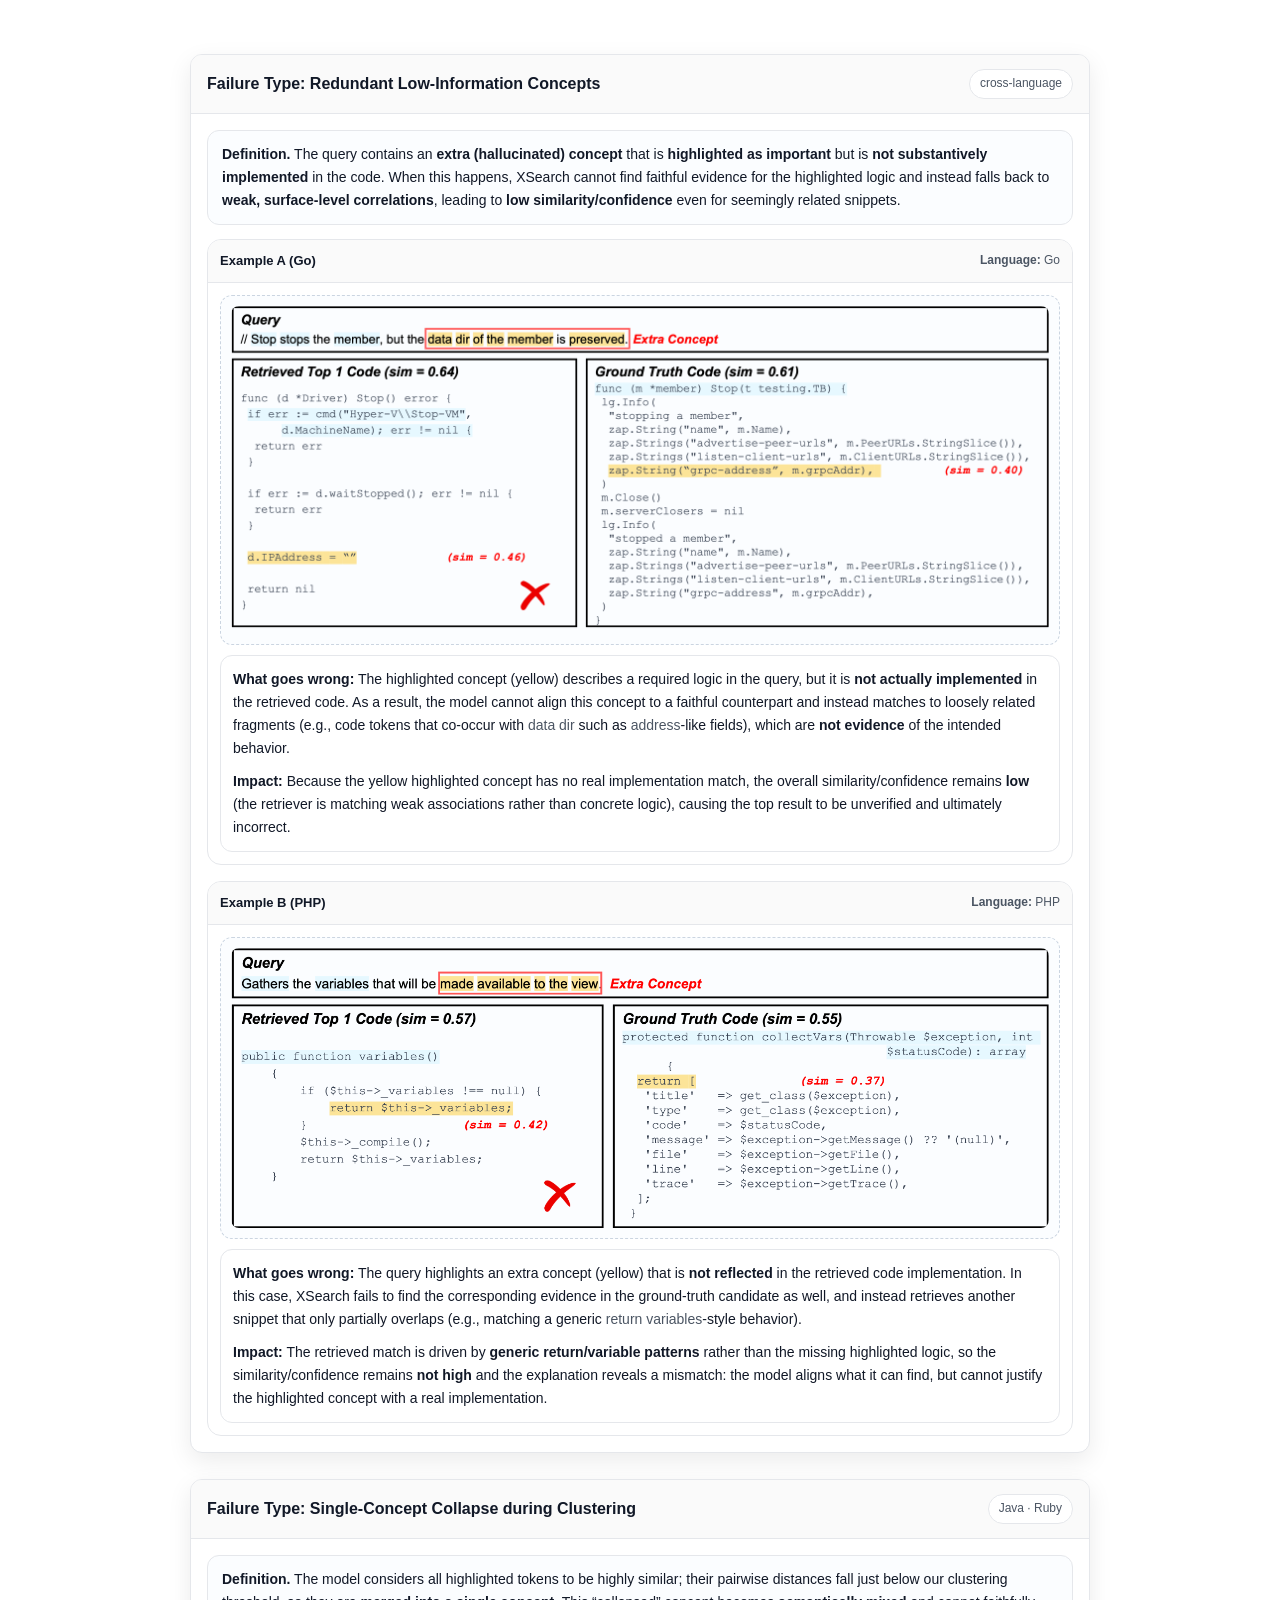
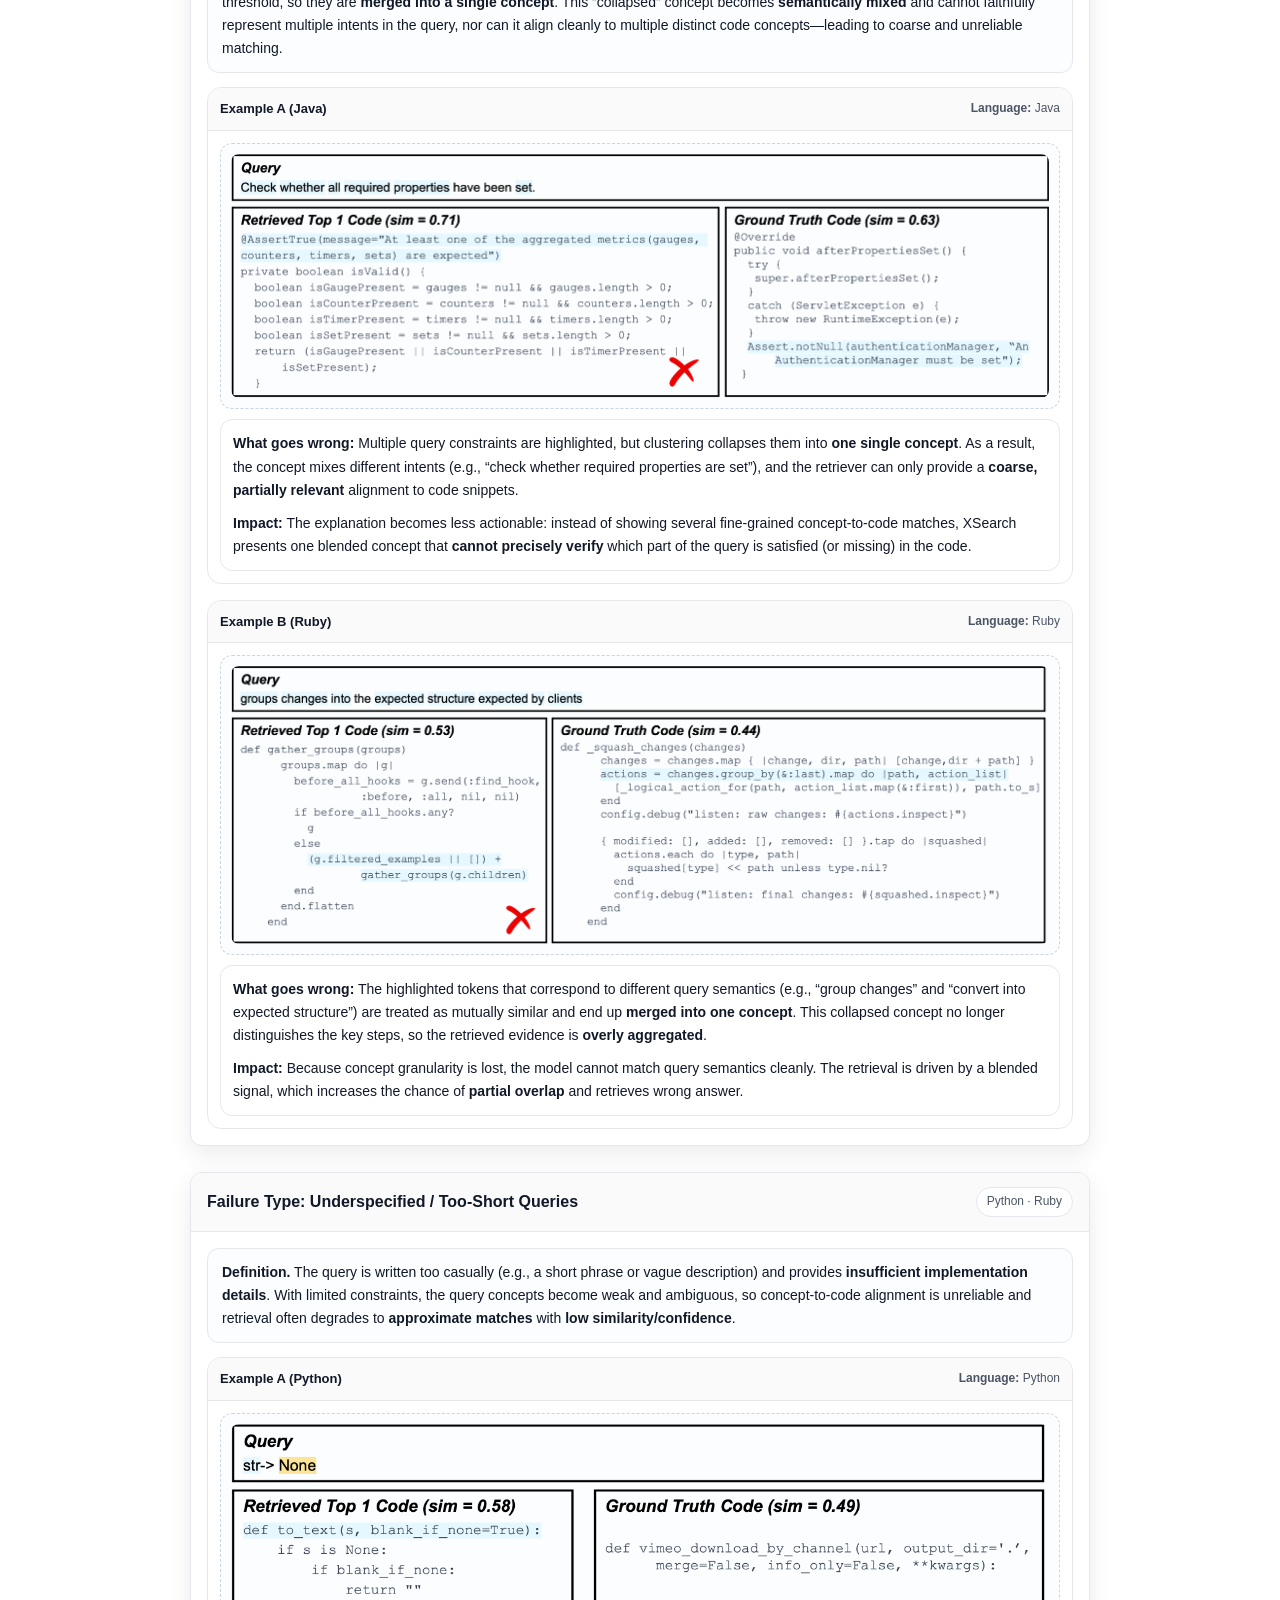
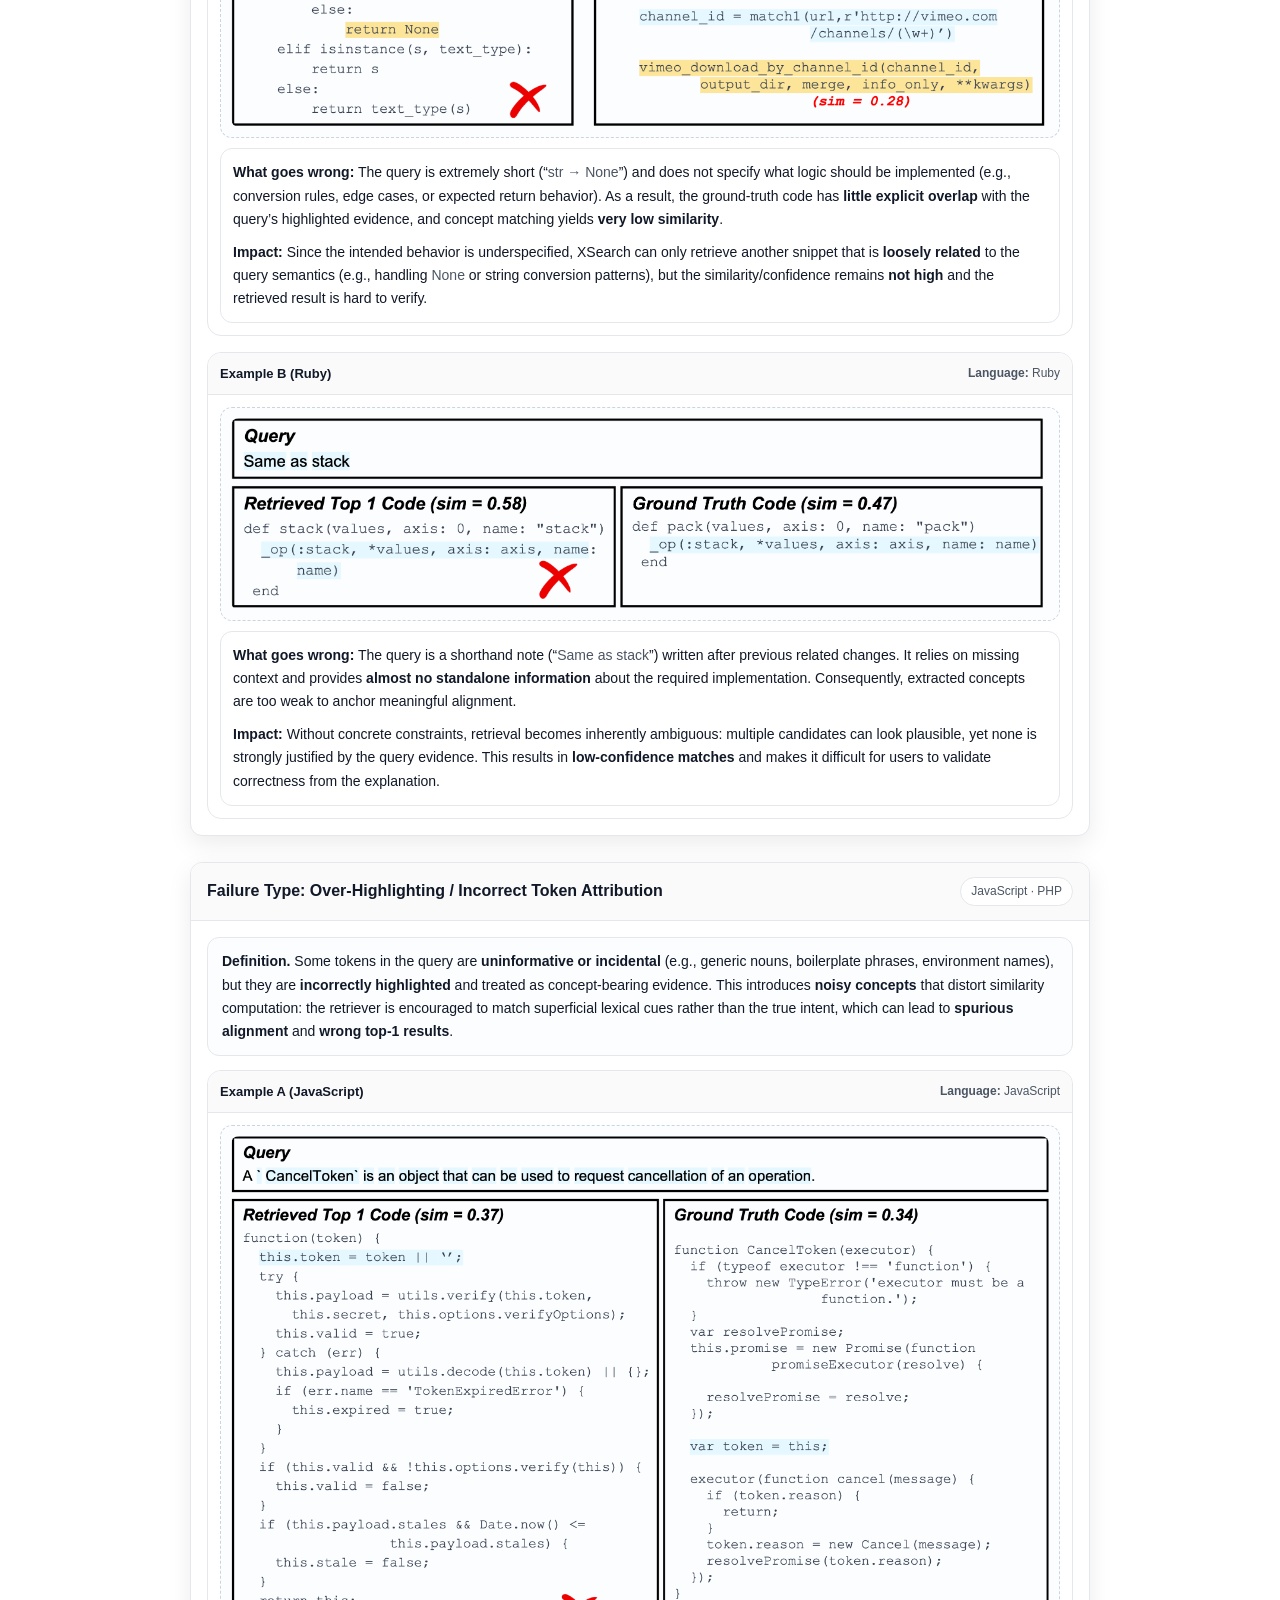
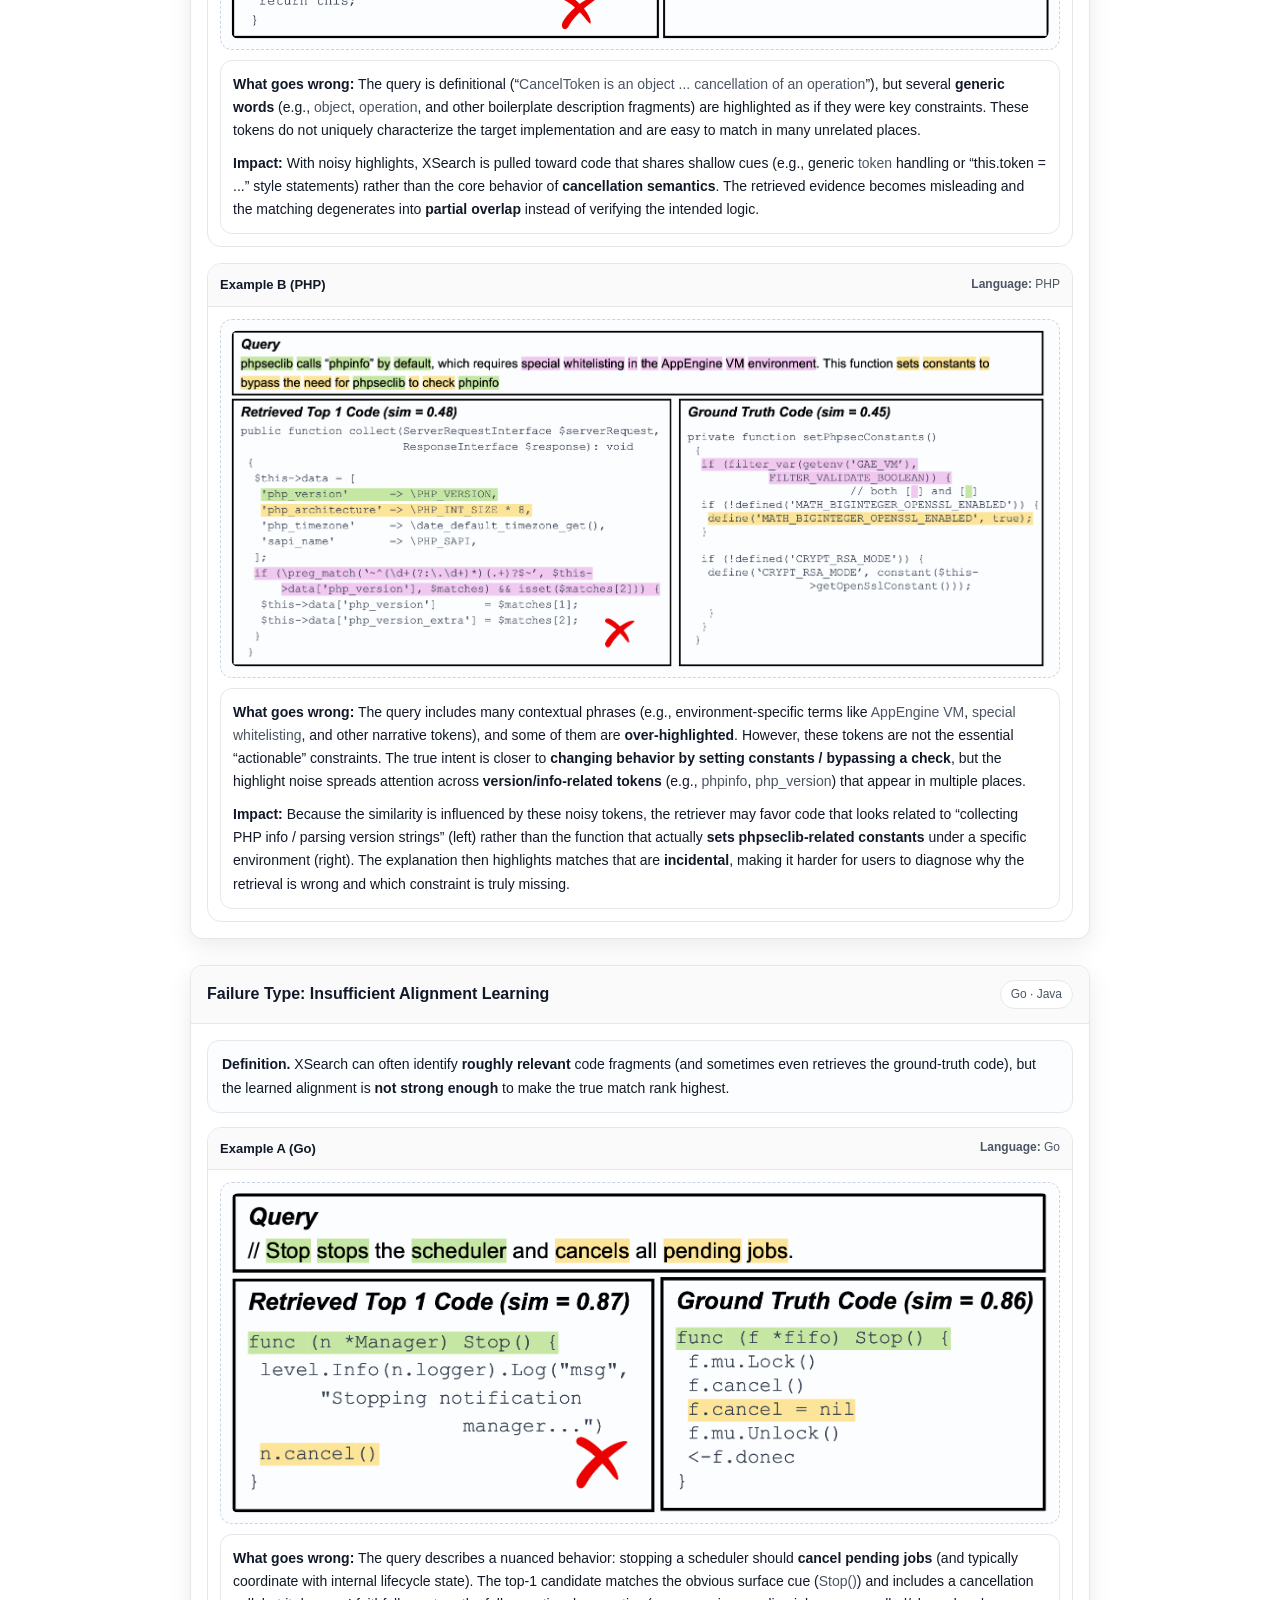
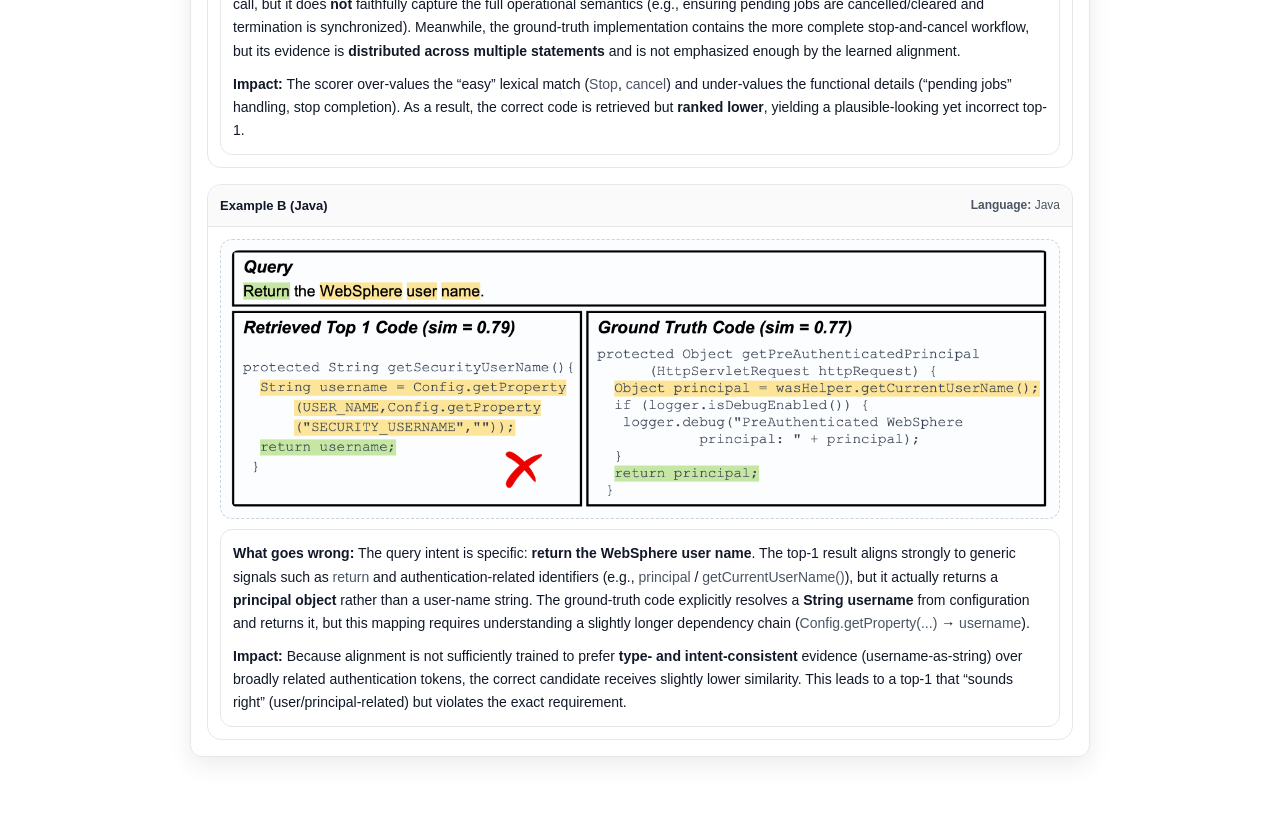
<file: docs/pages/qualitative-analysis_cases.html>
<!doctype html>
<html lang="en">
<head>
  <meta charset="utf-8" />
  <meta name="viewport" content="width=device-width, initial-scale=1" />
  <title>XSearch · Qualitative Analysis</title>
  <link rel="stylesheet" href="../assets/style.css" />

  <style>
    .content-wrap{
      max-width: 980px;
      margin: 0 auto;
      padding: 0 18px;
    }

    /* Failure Type card */
    .case{
      max-width: 900px;
      margin: 0 auto 26px;
      border: 1px solid var(--line);
      border-radius: 12px;
      background: #fff;
      box-shadow: var(--shadow);
      overflow: hidden;
    }
    .case-head{
      padding: 14px 16px;
      border-bottom: 1px solid var(--line);
      display:flex;
      align-items:center;
      justify-content: space-between;
      gap: 12px;
      background: #fafafa;
    }
    .case-title{
      margin:0;
      font-size: 16px;
      font-weight: 800;
      color: var(--text);
    }
    .case-tag{
      font-size: 12px;
      color: var(--muted);
      border: 1px solid var(--line);
      border-radius: 999px;
      padding: 4px 10px;
      background: #fff;
      white-space: nowrap;
    }
    .case-body{ padding: 16px; }

    /* one-line definition under each failure type */
    .type-desc{
      border: 1px solid var(--line);
      border-radius: 12px;
      padding: 12px 14px;
      background: #fbfdff;
      color: var(--text);
      font-size: 14px;
      margin: 0 0 14px;
    }

    /* Example list: A on top, B below */
    .example-grid{
      display: block;
    }

    /* single example card */
    .ex{
      border: 1px solid var(--line);
      border-radius: 14px;
      background: #fff;
      overflow: hidden;
      margin-bottom: 16px;
    }
    .ex:last-child{ margin-bottom: 0; }

    .ex-head{
      padding: 10px 12px;
      border-bottom: 1px solid var(--line);
      background: #fafafa;
      display:flex;
      align-items:center;
      justify-content: space-between;
      gap: 10px;
    }
    .ex-title{
      margin:0;
      font-size: 13px;
      font-weight: 800;
      color: var(--text);
    }
    .ex-meta{
      font-size: 12px;
      color: var(--muted);
      display:flex;
      gap: 10px;
      flex-wrap: wrap;
    }

    /* example content: image then text */
    .ex-body{
      padding: 12px;
      display:grid;
      grid-template-columns: 1fr;
      gap: 10px;
    }

    /* image slot */
    .img-slot{
      border: 1px dashed #cbd5e1;
      border-radius: 12px;
      padding: 10px;
      background: #fbfdff;
    }
    .img-slot img{
      width: 100%;
      height: auto;
      display: block;
      border-radius: 8px;
    }
    .img-placeholder{
      color: #64748b;
      font-size: 13px;
      padding: 16px 8px;
      text-align: center;
    }

    /* explanation slot */
    .ex-text{
      border: 1px solid var(--line);
      border-radius: 12px;
      padding: 12px 12px;
      background: #fff;
    }
    .ex-text p{
      margin: 0 0 10px;
      color: var(--text);
      font-size: 14px;
    }
    .ex-text p:last-child{ margin:0; }

    .muted{ color: var(--muted); }

    /* Banner title */
    .banner-title{
      text-align:center;
      font-size: 34px;
      font-weight: 700;
      font-style: italic;
      color: var(--brand);
      margin: 0;
      padding: 26px 0;
      background: #f3f4f6;
      border-top: 1px solid var(--line);
      border-bottom: 1px solid var(--line);
    }
  </style>
</head>

<body>

  <section class="section" style="border-bottom:none;">
    <div class="container">

      <!-- ========================================================= -->
      <!-- Failure Type 1: Redundant low-information concepts -->
      <!-- ========================================================= -->
      <div class="case">
        <div class="case-head">
          <p class="case-title">Failure Type: Redundant Low-Information Concepts</p>
          <span class="case-tag">cross-language</span>
        </div>

        <div class="case-body">
          <div class="type-desc">
            <b>Definition.</b>
            The query contains an <b>extra (hallucinated) concept</b> that is <b>highlighted as important</b> but is <b>not substantively implemented</b> in the code.
            When this happens, XSearch cannot find faithful evidence for the highlighted logic and instead falls back to <b>weak, surface-level correlations</b>,
            leading to <b>low similarity/confidence</b> even for seemingly related snippets.
          </div>

          <div class="example-grid">
            <!-- Example A (Go) -->
            <div class="ex">
              <div class="ex-head">
                <p class="ex-title">Example A (Go)</p>
                <div class="ex-meta">
                  <span><b>Language:</b> <span class="muted">Go</span></span>
                </div>
              </div>

              <div class="ex-body">
                <div class="img-slot">
                  <img src="../assets/imgs/redndent_concept_go.png" alt="Failure Type 1 - Example A (Go)">
                </div>

                <div class="ex-text">
                  <p>
                    <b>What goes wrong:</b>
                    The highlighted concept (yellow) describes a required logic in the query, but it is <b>not actually implemented</b> in the retrieved code.
                    As a result, the model cannot align this concept to a faithful counterpart and instead matches to loosely related fragments
                    (e.g., code tokens that co-occur with <span class="muted">data dir</span> such as <span class="muted">address</span>-like fields),
                    which are <b>not evidence</b> of the intended behavior.
                  </p>
                  <p>
                    <b>Impact:</b>
                    Because the yellow highlighted concept has no real implementation match, the overall similarity/confidence remains <b>low</b>
                    (the retriever is matching weak associations rather than concrete logic), causing the top result to be unverified and ultimately incorrect.
                  </p>
                </div>
              </div>
            </div>

            <!-- Example B (PHP) -->
            <div class="ex">
              <div class="ex-head">
                <p class="ex-title">Example B (PHP)</p>
                <div class="ex-meta">
                  <span><b>Language:</b> <span class="muted">PHP</span></span>
                </div>
              </div>

              <div class="ex-body">
                <div class="img-slot">
                  <img src="../assets/imgs/redndent_concept_php.png" alt="Failure Type 1 - Example B (PHP)">
                </div>

                <div class="ex-text">
                  <p>
                    <b>What goes wrong:</b>
                    The query highlights an extra concept (yellow) that is <b>not reflected</b> in the retrieved code implementation.
                    In this case, XSearch fails to find the corresponding evidence in the ground-truth candidate as well,
                    and instead retrieves another snippet that only partially overlaps (e.g., matching a generic <span class="muted">return variables</span>-style behavior).
                  </p>
                  <p>
                    <b>Impact:</b>
                    The retrieved match is driven by <b>generic return/variable patterns</b> rather than the missing highlighted logic,
                    so the similarity/confidence remains <b>not high</b> and the explanation reveals a mismatch: the model aligns what it can find,
                    but cannot justify the highlighted concept with a real implementation.
                  </p>
                </div>
              </div>
            </div>
          </div>
        </div>
      </div>

      <!-- ========================================================= -->
      <!-- Failure Type 2: Single-concept collapse during clustering -->
      <!-- ========================================================= -->
      <div class="case">
        <div class="case-head">
          <p class="case-title">Failure Type: Single-Concept Collapse during Clustering</p>
          <span class="case-tag">Java · Ruby</span>
        </div>

        <div class="case-body">
          <div class="type-desc">
            <b>Definition.</b>
            The model considers all highlighted tokens to be highly similar; their pairwise distances fall just below our clustering threshold,
            so they are <b>merged into a single concept</b>. This “collapsed” concept becomes <b>semantically mixed</b> and cannot faithfully represent
            multiple intents in the query, nor can it align cleanly to multiple distinct code concepts—leading to coarse and unreliable matching.
          </div>

          <div class="example-grid">
            <!-- Example A (Java) -->
            <div class="ex">
              <div class="ex-head">
                <p class="ex-title">Example A (Java)</p>
                <div class="ex-meta">
                  <span><b>Language:</b> <span class="muted">Java</span></span>
                </div>
              </div>

              <div class="ex-body">
                <div class="img-slot">
                  <img src="../assets/imgs/concept_collapse_java.png" alt="Failure Type 2 - Example A (Java)">
                </div>

                <div class="ex-text">
                  <p>
                    <b>What goes wrong:</b>
                    Multiple query constraints are highlighted, but clustering collapses them into <b>one single concept</b>.
                    As a result, the concept mixes different intents (e.g., “check whether required properties are set”),
                    and the retriever can only provide a <b>coarse, partially relevant</b> alignment to code snippets.
                  </p>
                  <p>
                    <b>Impact:</b>
                    The explanation becomes less actionable: instead of showing several fine-grained concept-to-code matches,
                    XSearch presents one blended concept that <b>cannot precisely verify</b> which part of the query is satisfied (or missing) in the code.
                  </p>
                </div>
              </div>
            </div>

            <!-- Example B (Ruby) -->
            <div class="ex">
              <div class="ex-head">
                <p class="ex-title">Example B (Ruby)</p>
                <div class="ex-meta">
                  <span><b>Language:</b> <span class="muted">Ruby</span></span>
                </div>
              </div>

              <div class="ex-body">
                <div class="img-slot">
                  <img src="../assets/imgs/concept_collapse_ruby.png" alt="Failure Type 2 - Example B (Ruby)">
                </div>

                <div class="ex-text">
                  <p>
                    <b>What goes wrong:</b>
                    The highlighted tokens that correspond to different query semantics (e.g., “group changes” and “convert into expected structure”)
                    are treated as mutually similar and end up <b>merged into one concept</b>.
                    This collapsed concept no longer distinguishes the key steps, so the retrieved evidence is <b>overly aggregated</b>.
                  </p>
                  <p>
                    <b>Impact:</b>
                    Because concept granularity is lost, the model cannot match query semantics cleanly.
                    The retrieval is driven by a blended signal, which increases the chance of <b>partial overlap</b> and retrieves wrong answer.
                  </p>
                </div>
              </div>
            </div>
          </div>
        </div>
      </div>

      <!-- ========================================================= -->
      <!-- Failure Type 3: Query too short / low information -->
      <!-- ========================================================= -->
      <div class="case">
        <div class="case-head">
          <p class="case-title">Failure Type: Underspecified / Too-Short Queries</p>
          <span class="case-tag">Python · Ruby</span>
        </div>

        <div class="case-body">
          <div class="type-desc">
            <b>Definition.</b>
            The query is written too casually (e.g., a short phrase or vague description) and provides <b>insufficient implementation details</b>.
            With limited constraints, the query concepts become weak and ambiguous, so concept-to-code alignment is unreliable and retrieval often degrades to
            <b>approximate matches</b> with <b>low similarity/confidence</b>.
          </div>

          <div class="example-grid">
            <!-- Example A (Python) -->
            <div class="ex">
              <div class="ex-head">
                <p class="ex-title">Example A (Python)</p>
                <div class="ex-meta">
                  <span><b>Language:</b> <span class="muted">Python</span></span>
                </div>
              </div>

              <div class="ex-body">
                <div class="img-slot">
                  <img src="../assets/imgs/short_query_python.png" alt="Failure Type 3 - Example A (Python)">
                </div>

                <div class="ex-text">
                  <p>
                    <b>What goes wrong:</b>
                    The query is extremely short (“<span class="muted">str → None</span>”) and does not specify what logic should be implemented
                    (e.g., conversion rules, edge cases, or expected return behavior). As a result, the ground-truth code has
                    <b>little explicit overlap</b> with the query’s highlighted evidence, and concept matching yields <b>very low similarity</b>.
                  </p>
                  <p>
                    <b>Impact:</b>
                    Since the intended behavior is underspecified, XSearch can only retrieve another snippet that is
                    <b>loosely related</b> to the query semantics (e.g., handling <span class="muted">None</span> or string conversion patterns),
                    but the similarity/confidence remains <b>not high</b> and the retrieved result is hard to verify.
                  </p>
                </div>
              </div>
            </div>

            <!-- Example B (Ruby) -->
            <div class="ex">
              <div class="ex-head">
                <p class="ex-title">Example B (Ruby)</p>
                <div class="ex-meta">
                  <span><b>Language:</b> <span class="muted">Ruby</span></span>
                </div>
              </div>

              <div class="ex-body">
                <div class="img-slot">
                  <img src="../assets/imgs/short_query_ruby.png" alt="Failure Type 3 - Example B (Ruby)">
                </div>

                <div class="ex-text">
                  <p>
                    <b>What goes wrong:</b>
                    The query is a shorthand note (“<span class="muted">Same as stack</span>”) written after previous related changes.
                    It relies on missing context and provides <b>almost no standalone information</b> about the required implementation.
                    Consequently, extracted concepts are too weak to anchor meaningful alignment.
                  </p>
                  <p>
                    <b>Impact:</b>
                    Without concrete constraints, retrieval becomes inherently ambiguous:
                    multiple candidates can look plausible, yet none is strongly justified by the query evidence.
                    This results in <b>low-confidence matches</b> and makes it difficult for users to validate correctness from the explanation.
                  </p>
                </div>
              </div>
            </div>
          </div>
        </div>
      </div>

      <!-- ========================================================= -->
      <!-- Failure Type 4: Over-highlight / wrong token highlighting -->
      <!-- ========================================================= -->
      <div class="case">
        <div class="case-head">
          <p class="case-title">Failure Type: Over-Highlighting / Incorrect Token Attribution</p>
          <span class="case-tag">JavaScript · PHP</span>
        </div>

        <div class="case-body">
          <div class="type-desc">
            <b>Definition.</b>
            Some tokens in the query are <b>uninformative or incidental</b> (e.g., generic nouns, boilerplate phrases, environment names),
            but they are <b>incorrectly highlighted</b> and treated as concept-bearing evidence. This introduces <b>noisy concepts</b> that distort
            similarity computation: the retriever is encouraged to match superficial lexical cues rather than the true intent, which can
            lead to <b>spurious alignment</b> and <b>wrong top-1 results</b>.
          </div>

          <div class="example-grid">
            <!-- Example A (JavaScript) -->
            <div class="ex">
              <div class="ex-head">
                <p class="ex-title">Example A (JavaScript)</p>
                <div class="ex-meta">
                  <span><b>Language:</b> <span class="muted">JavaScript</span></span>
                </div>
              </div>

              <div class="ex-body">
                <div class="img-slot">
                  <img src="../assets/imgs/over_highlight_js.png" alt="Failure Type 4 - Example A (JavaScript)">
                </div>

                <div class="ex-text">
                  <p>
                    <b>What goes wrong:</b>
                    The query is definitional (“<span class="muted">CancelToken is an object ... cancellation of an operation</span>”),
                    but several <b>generic words</b> (e.g., <span class="muted">object</span>, <span class="muted">operation</span>,
                    and other boilerplate description fragments) are highlighted as if they were key constraints.
                    These tokens do not uniquely characterize the target implementation and are easy to match in many unrelated places.
                  </p>
                  <p>
                    <b>Impact:</b>
                    With noisy highlights, XSearch is pulled toward code that shares shallow cues (e.g., generic <span class="muted">token</span> handling
                    or “this.token = ...” style statements) rather than the core behavior of <b>cancellation semantics</b>.
                    The retrieved evidence becomes misleading and the matching degenerates into <b>partial overlap</b> instead of verifying the intended logic.
                  </p>
                </div>
              </div>
            </div>

            <!-- Example B (PHP) -->
            <div class="ex">
              <div class="ex-head">
                <p class="ex-title">Example B (PHP)</p>
                <div class="ex-meta">
                  <span><b>Language:</b> <span class="muted">PHP</span></span>
                </div>
              </div>

              <div class="ex-body">
                <div class="img-slot">
                  <img src="../assets/imgs/over_highlight_php.png" alt="Failure Type 4 - Example B (PHP)">
                </div>

                <div class="ex-text">
                  <p>
                    <b>What goes wrong:</b>
                    The query includes many contextual phrases (e.g., environment-specific terms like
                    <span class="muted">AppEngine VM</span>, <span class="muted">special whitelisting</span>, and other narrative tokens),
                    and some of them are <b>over-highlighted</b>. However, these tokens are not the essential “actionable” constraints.
                    The true intent is closer to <b>changing behavior by setting constants / bypassing a check</b>, but the highlight noise
                    spreads attention across <b>version/info-related tokens</b> (e.g., <span class="muted">phpinfo</span>, <span class="muted">php_version</span>)
                    that appear in multiple places.
                  </p>
                  <p>
                    <b>Impact:</b>
                    Because the similarity is influenced by these noisy tokens, the retriever may favor code that looks related to
                    “collecting PHP info / parsing version strings” (left) rather than the function that actually
                    <b>sets phpseclib-related constants</b> under a specific environment (right). The explanation then highlights matches that are
                    <b>incidental</b>, making it harder for users to diagnose why the retrieval is wrong and which constraint is truly missing.
                  </p>
                </div>
              </div>
            </div>
          </div>
        </div>
      </div>

      <!-- ========================================================= -->
      <!-- Failure Type 5: Alignment not well learned -->
      <!-- ========================================================= -->
      <div class="case">
        <div class="case-head">
          <p class="case-title">Failure Type: Insufficient Alignment Learning</p>
          <span class="case-tag">Go · Java</span>
        </div>

        <div class="case-body">
          <div class="type-desc">
            <b>Definition.</b>
            XSearch can often identify <b>roughly relevant</b> code fragments (and sometimes even retrieves the ground-truth code),
            but the learned alignment is <b>not strong enough</b> to make the true match rank highest.
          </div>

          <div class="example-grid">
            <!-- Example A (Go) -->
            <div class="ex">
              <div class="ex-head">
                <p class="ex-title">Example A (Go)</p>
                <div class="ex-meta">
                  <span><b>Language:</b> <span class="muted">Go</span></span>
                </div>
              </div>

              <div class="ex-body">
                <div class="img-slot">
                  <img src="../assets/imgs/insufficient_alignment_go.png" alt="Failure Type 5 - Example A (Go)">
                </div>

                <div class="ex-text">
                  <p>
                    <b>What goes wrong:</b>
                    The query describes a nuanced behavior: stopping a scheduler should <b>cancel pending jobs</b> (and typically coordinate
                    with internal lifecycle state). The top-1 candidate matches the obvious surface cue (<span class="muted">Stop()</span>)
                    and includes a cancellation call, but it does <b>not</b> faithfully capture the full operational semantics
                    (e.g., ensuring pending jobs are cancelled/cleared and termination is synchronized).
                    Meanwhile, the ground-truth implementation contains the more complete stop-and-cancel workflow, but its evidence is
                    <b>distributed across multiple statements</b> and is not emphasized enough by the learned alignment.
                  </p>
                  <p>
                    <b>Impact:</b>
                    The scorer over-values the “easy” lexical match (<span class="muted">Stop</span>, <span class="muted">cancel</span>)
                    and under-values the functional details (“pending jobs” handling, stop completion).
                    As a result, the correct code is retrieved but <b>ranked lower</b>, yielding a plausible-looking yet incorrect top-1.
                  </p>
                </div>
              </div>
            </div>

            <!-- Example B (Java) -->
            <div class="ex">
              <div class="ex-head">
                <p class="ex-title">Example B (Java)</p>
                <div class="ex-meta">
                  <span><b>Language:</b> <span class="muted">Java</span></span>
                </div>
              </div>

              <div class="ex-body">
                <div class="img-slot">
                  <img src="../assets/imgs/insufficient_alignment_java.png" alt="Failure Type 5 - Example B (Java)">
                </div>

                <div class="ex-text">
                  <p>
                    <b>What goes wrong:</b>
                    The query intent is specific: <b>return the WebSphere user name</b>.
                    The top-1 result aligns strongly to generic signals such as <span class="muted">return</span> and authentication-related
                    identifiers (e.g., <span class="muted">principal</span> / <span class="muted">getCurrentUserName()</span>),
                    but it actually returns a <b>principal object</b> rather than a user-name string.
                    The ground-truth code explicitly resolves a <b>String username</b> from configuration and returns it, but this mapping
                    requires understanding a slightly longer dependency chain (<span class="muted">Config.getProperty(...)</span> → <span class="muted">username</span>).
                  </p>
                  <p>
                    <b>Impact:</b>
                    Because alignment is not sufficiently trained to prefer <b>type- and intent-consistent</b> evidence (username-as-string)
                    over broadly related authentication tokens, the correct candidate receives slightly lower similarity.
                    This leads to a top-1 that “sounds right” (user/principal-related) but violates the exact requirement.
                  </p>
                </div>
              </div>
            </div>
          </div>
        </div>
      </div>

    </div>
  </section>
</body>
</html>
</file>
<file: docs/assets/style.css>
:root{
  --bg: #ffffff;
  --text: #111827;
  --muted: #4b5563;
  --brand: #2f6f9f;
  --link: #2563eb;
  --line: #e5e7eb;
  --shadow: 0 8px 24px rgba(0,0,0,.08);
}

*{box-sizing:border-box}
html,body{margin:0;padding:0}
body{
  font-family: -apple-system, BlinkMacSystemFont, "Segoe UI", Roboto, Helvetica, Arial, "Noto Sans";
  background: var(--bg);
  color: var(--text);
  line-height: 1.65;
}
a{color: var(--link); text-decoration: none}
a:hover{text-decoration: underline}

.container{
  max-width: 1080px;
  margin: 0 auto;
  padding: 0 18px;
}

/* ===== Top Nav ===== */
.topbar{
  position: sticky;
  top: 0;
  z-index: 50;
  background: rgba(0,0,0,.65);
  backdrop-filter: blur(8px);
  border-bottom: 1px solid rgba(255,255,255,.12);
}

/* Make brand (left) and nav links (right) stretch to both sides */
.nav{
  display:flex;
  align-items:center;
  justify-content: space-between;
  height: 52px;
  gap: 16px;                 /* add spacing so items don't touch on narrow widths */
}

/* Keep the brand from shrinking */
.brand{
  color: #fff;
  font-weight: 700;
  letter-spacing: .2px;
  font-size: 18px;
  flex: 0 0 auto;            /* prevent shrink */
  white-space: nowrap;
}

/* Let nav links take remaining space and align to the right edge */
.navlinks{
  display:flex;
  gap: 16px;
  align-items:center;
  justify-content: flex-end; /* push links to the right */
  flex: 1 1 auto;            /* occupy remaining space */
  flex-wrap: wrap;           /* wrap on smaller screens instead of overflow */
  text-align: right;
}

.navlinks a{
  color: rgba(255,255,255,.92);
  font-size: 14px;
  white-space: nowrap;
}
.navlinks a.dim{color: rgba(255,255,255,.72)}
.navlinks a:hover{color:#fff; text-decoration:none}
.navlinks .sep{color: rgba(255,255,255,.35)}

/* On very small screens, allow the topbar to grow in height to fit wrapped links */
@media (max-width: 720px){
  .nav{
    height: auto;            /* allow multi-line nav */
    padding: 10px 0;         /* keep vertical breathing room */
    align-items: flex-start; /* align to top when wrapped */
  }
  .navlinks{
    row-gap: 8px;
  }
}

/* =========================
   Topbar: make it full-width (override .container)
   ========================= */

/* In topbar, the node is: <div class="container nav"> */
.topbar .container.nav{
  max-width: none;        /* remove the 1080px cap */
  width: 100%;            /* stretch to viewport */
  margin: 0;              /* no centering margin */
  padding: 0 24px;        /* keep some breathing room from window edges */
}

/* Keep left-right alignment */
.topbar .nav{
  display: flex;
  align-items: center;
  justify-content: space-between;
  height: 52px;
  gap: 16px;
}

/* Right-align links and allow wrap */
.topbar .navlinks{
  flex: 1 1 auto;
  display: flex;
  justify-content: flex-end;
  align-items: center;
  gap: 16px;
  flex-wrap: wrap;
}

/* Small screens: allow multi-line nav */
@media (max-width: 720px){
  .topbar .nav{
    height: auto;
    padding: 10px 0;
    align-items: flex-start;
  }
}


/* ===== Hero ===== */
.hero{
  position: relative;
  min-height: 240px;         /* reduced from 320px */
  display:flex;
  align-items:center;
  justify-content:center;
  text-align:center;
  color:#fff;
  overflow:hidden;
}
.hero::before{
  content:"";
  position:absolute;
  inset:0;
  background:
    linear-gradient(180deg, rgba(0,0,0,.55), rgba(0,0,0,.55)),
    url("./hero.jpg") center/cover no-repeat;
  transform: scale(1.02);
}
.hero-inner{
  position: relative;
  padding: 44px 18px 40px;   /* reduced vertical padding */
  max-width: 980px;
}
.hero h1{
  margin:0;
  font-size: 48px;           /* reduced from 54px */
  font-weight: 800;
  font-style: italic;
  letter-spacing: .2px;
}
.hero .underline{
  width: 76px;
  height: 5px;
  background: #7fb4da;
  margin: 16px auto 0;       /* slightly reduced */
  border-radius: 999px;
  opacity: .95;
}

/* ===== Section ===== */
.section{
  padding: 54px 0;
  border-bottom: 1px solid var(--line);
}
.section-title{
  text-align:center;
  font-size: 34px;
  font-weight: 700;
  font-style: italic;
  color: var(--brand);
  margin: 0 0 26px;
}
.lead{
  max-width: 860px;
  margin: 0 auto;
  color: var(--text);
  font-size: 16px;
}
.lead b{font-weight: 800}
.bullets{
  margin: 14px auto 0;
  max-width: 860px;
  color: var(--text);
}
.bullets li{margin: 8px 0}

/* ===== Cards / rows ===== */
.grid-2{
  display:grid;
  grid-template-columns: 1fr 1fr;
  gap: 22px;
  align-items:start;
}
@media (max-width: 880px){
  .grid-2{grid-template-columns: 1fr}
  .hero h1{font-size: 38px}  /* slightly smaller than before */
  .hero{min-height: 200px}   /* further reduce hero height on small screens */
  .hero-inner{padding: 34px 18px 32px}
}

.card{
  display:flex;
  gap: 14px;
  padding: 18px;
  border: 1px solid var(--line);
  border-radius: 16px;
  background: #fff;
  box-shadow: var(--shadow);
}
.icon{
  width: 54px;
  height: 54px;
  flex: 0 0 54px;
}
.card h3{
  margin: 0 0 8px;
  font-size: 18px;
  color: #1f2937;
}
.card .text{
  color: var(--muted);
  font-size: 14px;
}
.card ul{
  margin: 10px 0 0 18px;
  color: #111827;
}
.card li{margin: 6px 0}

.mini-grid{
  display:grid;
  grid-template-columns: 1fr 1fr;
  gap: 22px;
  margin-top: 18px;
}
@media (max-width: 880px){
  .mini-grid{grid-template-columns: 1fr}
}

.linkline{
  margin-top: 10px;
  font-size: 14px;
}

/* ===== Footer ===== */
.footer{
  padding: 26px 0 40px;
  color: var(--muted);
  text-align:center;
  font-size: 13px;
}
</file>
